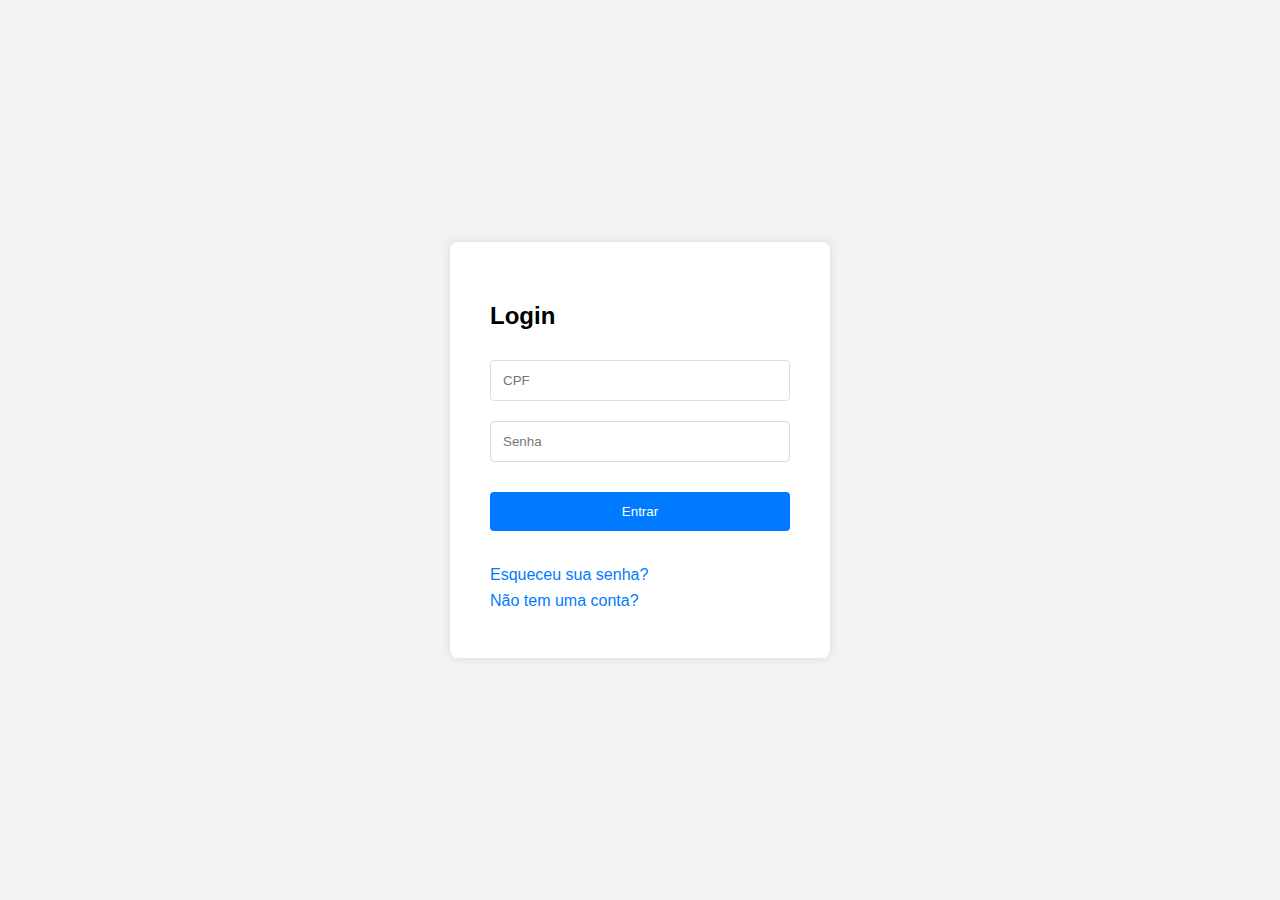
<file: login.html>
<!DOCTYPE html>
<html lang="pt-BR">
<head>
  <meta charset="UTF-8">
  <title>Login</title>
  <style>
    body {
      font-family: Arial, sans-serif;
      background-color: #f2f2f2;
      display: flex;
      justify-content: center;
      align-items: center;
      height: 100vh;
      margin: 0;
    }
    .login-container {
      background-color: white;
      padding: 40px;
      border-radius: 8px;
      box-shadow: 0 0 10px rgba(0,0,0,0.1);
      width: 300px;
    }
    .input-field {
      width: 100%;
      padding: 12px;
      margin: 10px 0;
      border: 1px solid #ddd;
      border-radius: 4px;
      box-sizing: border-box;
    }
    .login-button {
      width: 100%;
      padding: 12px;
      background-color: #007bff;
      color: white;
      border: none;
      border-radius: 4px;
      cursor: pointer;
      margin: 20px 0;
    }
    .login-button:hover {
      background-color: #0056b3;
    }
    .links {
      margin-top: 15px;
    }
    .links a {
      display: block;
      color: #007bff;
      text-decoration: none;
      margin: 8px 0;
    }
    .links a:hover {
      text-decoration: underline;
    }
  </style>
  <script>
    function fazerLogin() {
      // Normaliza CPF removendo pontos/traços para comparar com o registro
      const cpf = document.getElementById('cpfUsuario').value.replace(/\D/g, '');
      const senha = document.getElementById('senhaUsuario').value;
      const errorMessage = document.getElementById('errorMessage');
      
      // Pega a lista de usuários cadastrados
      const usuarios = JSON.parse(localStorage.getItem('usuarios') || '[]');
      
      // Procura o usuário com o CPF e senha informados
      const usuario = usuarios.find(u => u.cpf === cpf && u.senha === senha);
      
      if (!usuario) {
        errorMessage.style.display = 'block';
        errorMessage.textContent = 'CPF ou senha inválidos!';
        return false;
      }
      
  // Se encontrou o usuário, salva o estado de login e informações do usuário
  localStorage.setItem('logado', 'true');
  localStorage.setItem('cpfUsuario', cpf);
  // salvar nome e tipo para exibir no index
  if (usuario.nome) localStorage.setItem('nomeUsuario', usuario.nome);
  if (usuario.tipoUsuario) localStorage.setItem('tipoUsuario', usuario.tipoUsuario);
      
      window.location.href = 'index.html';
      return false;
    }
  </script>
</head>
<body>
  <div class="login-container">
    <h2>Login</h2>
    <form onsubmit="return fazerLogin()">
      <input type="text" class="input-field" id="cpfUsuario" placeholder="CPF" required pattern="\d{11}" title="Digite um CPF válido com 11 dígitos">
      <input type="password" class="input-field" id="senhaUsuario" placeholder="Senha" required>
      <div class="error-message" id="errorMessage" style="color: red; display: none; margin: 10px 0;"></div>
      <button type="submit" class="login-button">Entrar</button>
      <div class="links">
        <a href="recupera_senha.html">Esqueceu sua senha?</a>
        <a href="registrar.html">Não tem uma conta?</a>
      </div>
    </form>
  </div>
</body>
</html>
</file>
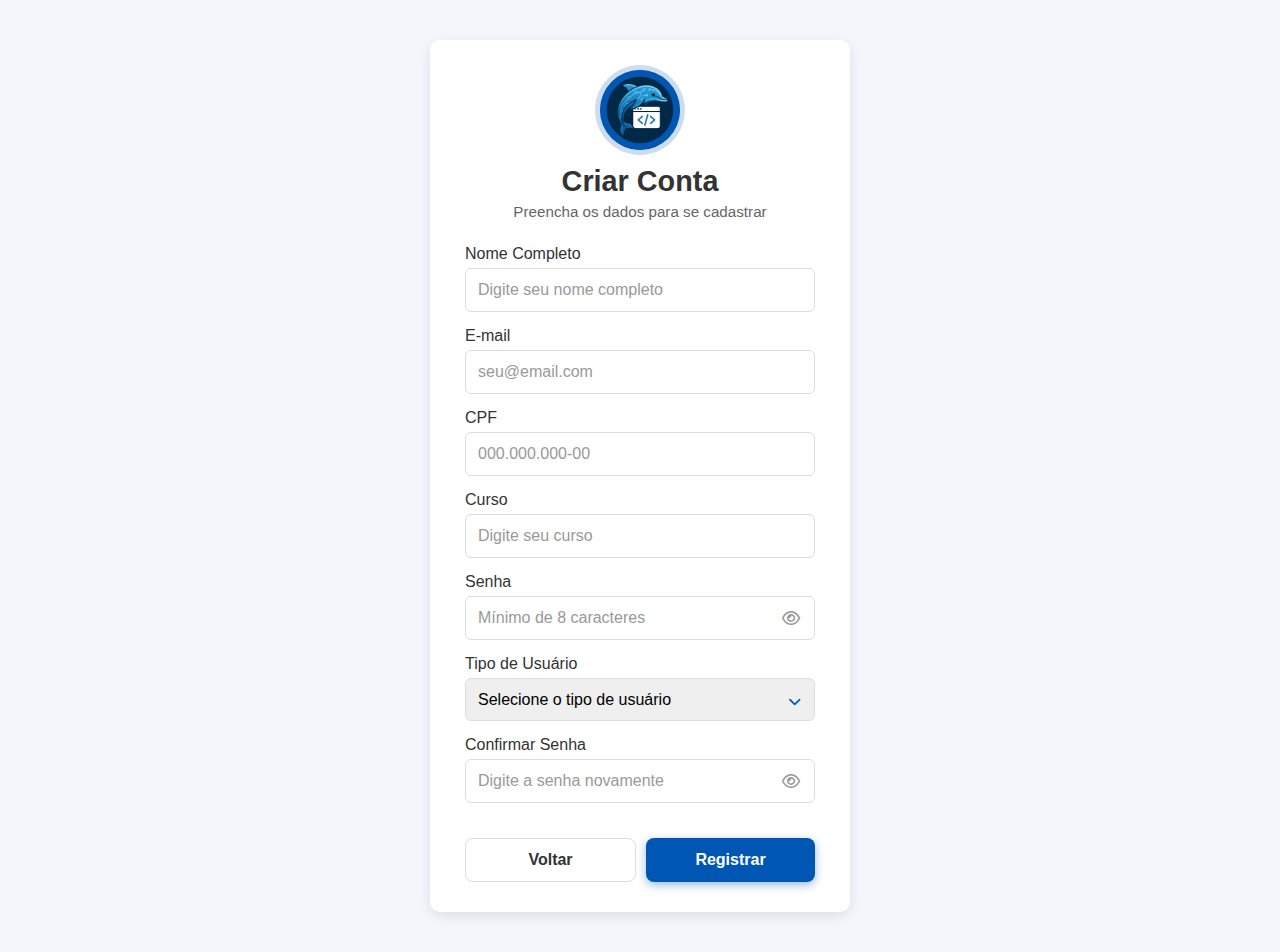
<file: registrar.html>
<!DOCTYPE html>
<html lang="pt-BR">
<head>
    <meta charset="UTF-8">
    <meta name="viewport" content="width=device-width, initial-scale=1.0">
    <title>Criar Conta - Flipper</title>
    <link rel="stylesheet" href="registrar.css">
    <link rel="stylesheet" href="https://cdnjs.cloudflare.com/ajax/libs/font-awesome/6.0.0-beta3/css/all.min.css" />
</head>
<body>
    <div class="card-container">
        
        <div class="header-logo">
            <div class="logo-circle">
                <img src="logo.jpg" alt="Logo Flipper" id="dolphinLogo" class="logo-real">
            </div>
            <h1 class="main-title">Criar Conta</h1>
            <p class="subtitle">Preencha os dados para se cadastrar</p>
        </div>

        <form id="registerForm" class="form-register">
            
            <div class="input-group">
                <label for="nome">Nome Completo</label>
                <input type="text" id="nome" name="nome" placeholder="Digite seu nome completo" required>
            </div>

            <div class="input-group">
                <label for="email">E-mail</label>
                <input type="email" id="email" name="email" placeholder="seu@email.com" required>
            </div>

            <div class="input-group">
                <label for="cpf">CPF</label>
                <input type="text" id="cpf" name="cpf" placeholder="000.000.000-00" maxlength="14" required>
            </div>

            <div class="input-group">
                <label for="curso">Curso</label>
                <input type="text" id="curso" name="curso" placeholder="Digite seu curso" required>
            </div>

            <div class="input-group">
                <label for="senha">Senha</label>
                <div class="password-wrapper">
                    <input type="password" id="senha" name="senha" placeholder="Mínimo de 8 caracteres" minlength="8" required>
                    <i class="far fa-eye toggle-password" data-target="senha"></i>
                </div>
            </div>

            <div class="input-group">
                <label for="tipoUsuario">Tipo de Usuário</label>
                <select id="tipoUsuario" name="tipoUsuario" required>
                    <option value="" disabled selected>Selecione o tipo de usuário</option>
                        <option value="aluno">Aluno</option>
                        <option value="professor">Professor</option>
                        <option value="coordenador">Coordenador</option>
                        <option value="administrador">Administrador</option>
                </select>
                <i class="fas fa-chevron-down select-icon"></i>
            </div>

            <div class="input-group">
                <label for="confirmaSenha">Confirmar Senha</label>
                <div class="password-wrapper">
                    <input type="password" id="confirmaSenha" name="confirmaSenha" placeholder="Digite a senha novamente" required>
                    <i class="far fa-eye toggle-password" data-target="confirmaSenha"></i>
                </div>
            </div>

            <div class="button-group">
                <button type="button" class="btn btn-voltar">Voltar</button>
                <button type="submit" class="btn btn-registrar">Registrar</button>
            </div>

        </form>
    </div>

    <script src="registar.js"></script>
</body>
</html>
</file>
<file: registrar.css>
/* Reset Básico */
* {
    margin: 0;
    padding: 0;
    box-sizing: border-box;
}

:root {
    --primary-color: #0056b3; /* Azul primário Flipper */
    --secondary-color: #42a5f5; /* Azul mais claro para botões e hover */
    --background-color: #f4f7fb; /* Fundo claro */
    --text-color: #333;
    --placeholder-color: #999;
    --border-radius-base: 10px;
}

body {
    font-family: 'Segoe UI', Tahoma, Geneva, Verdana, sans-serif;
    background-color: var(--background-color);
    color: var(--text-color);
    display: flex;
    justify-content: center;
    align-items: flex-start; 
    min-height: 100vh;
    padding: 40px 20px; 
}

/* Contêiner principal do Card (Área do formulário) */
.card-container {
    background-color: white;
    padding: 30px 35px;
    border-radius: var(--border-radius-base);
    box-shadow: 0 4px 15px rgba(0, 0, 0, 0.1);
    max-width: 420px; 
    width: 100%;
}

/* --- Estilos do Cabeçalho e Logo --- */
.header-logo {
    text-align: center;
    margin-bottom: 25px;
}

.logo-circle {
    width: 80px;
    height: 80px;
    background-color: var(--primary-color);
    border-radius: 50%;
    margin: 0 auto 15px;
    display: flex;
    justify-content: center;
    align-items: center;
    box-shadow: 0 0 0 5px rgba(0, 86, 179, 0.2); 
    overflow: hidden; 
}

.logo-real {
    width: 100%;       
    height: 100%;      
    object-fit: cover; 
    border-radius: 50%;
    display: block;
    transition: opacity 0.3s ease; /* Transição para a troca de imagem */
}

.main-title {
    font-size: 1.8rem;
    color: var(--text-color);
    margin-bottom: 5px;
    font-weight: 600;
}

.subtitle {
    font-size: 0.95rem;
    color: #666;
}

/* --- Estilos do Formulário --- */
.form-register {
    display: flex;
    flex-direction: column;
    gap: 15px; 
}

.input-group {
    display: flex;
    flex-direction: column;
    position: relative; 
}

.input-group label {
    font-size: 1rem;
    font-weight: 500;
    color: var(--text-color);
    margin-bottom: 5px;
}

/* Estilo base para todos os inputs e select */
input[type="text"],
input[type="email"],
input[type="password"],
#cpf,
#curso,
select {
    width: 100%;
    padding: 12px;
    border: 1px solid #ddd;
    border-radius: 6px;
    font-size: 1rem;
    transition: border-color 0.3s, box-shadow 0.3s;
}

input::placeholder, select option[disabled] {
    color: var(--placeholder-color);
}

input:focus, select:focus {
    border-color: var(--primary-color);
    box-shadow: 0 0 0 3px rgba(0, 86, 179, 0.2);
    outline: none;
}

/* Estilo para o campo de senha (com ícone de visibilidade) */
.password-wrapper {
    position: relative;
    width: 100%;
}

.password-wrapper input {
    padding-right: 40px; 
}

.toggle-password {
    position: absolute;
    right: 15px;
    top: 50%;
    transform: translateY(-50%);
    cursor: pointer;
    color: #999;
    transition: color 0.2s;
}

.toggle-password:hover {
    color: var(--primary-color);
}

/* Estilo para o Select (Tipo de Usuário) */
select {
    -webkit-appearance: none;
    -moz-appearance: none;
    appearance: none;
}

.select-icon {
    position: absolute;
    right: 15px;
    bottom: 12px;
    font-size: 0.8rem;
    color: var(--primary-color);
    pointer-events: none; 
}

/* --- Botões de Ação --- */
.button-group {
    display: flex;
    justify-content: space-between;
    gap: 10px;
    margin-top: 20px;
}

.btn {
    flex: 1; 
    padding: 12px 20px;
    border: none;
    border-radius: 8px;
    font-size: 1rem;
    font-weight: bold;
    cursor: pointer;
    transition: background-color 0.3s ease;
}

/* Botão Registrar (Azul) */
.btn-registrar {
    background-color: var(--primary-color);
    color: white;
    box-shadow: 0 3px 10px rgba(0, 86, 179, 0.4);
}

.btn-registrar:hover {
    background-color: var(--secondary-color);
}

/* Botão Voltar (Branco com Borda) */
.btn-voltar {
    background-color: white;
    color: var(--text-color);
    border: 1px solid #ddd;
}

.btn-voltar:hover {
    background-color: #f0f0f0;
    border-color: var(--primary-color);
}

/* Responsividade */
@media (max-width: 480px) {
    .card-container {
        padding: 20px;
        box-shadow: none; 
    }

    .main-title {
        font-size: 1.6rem;
    }

    .button-group {
        flex-direction: column;
    }
}
</file>
